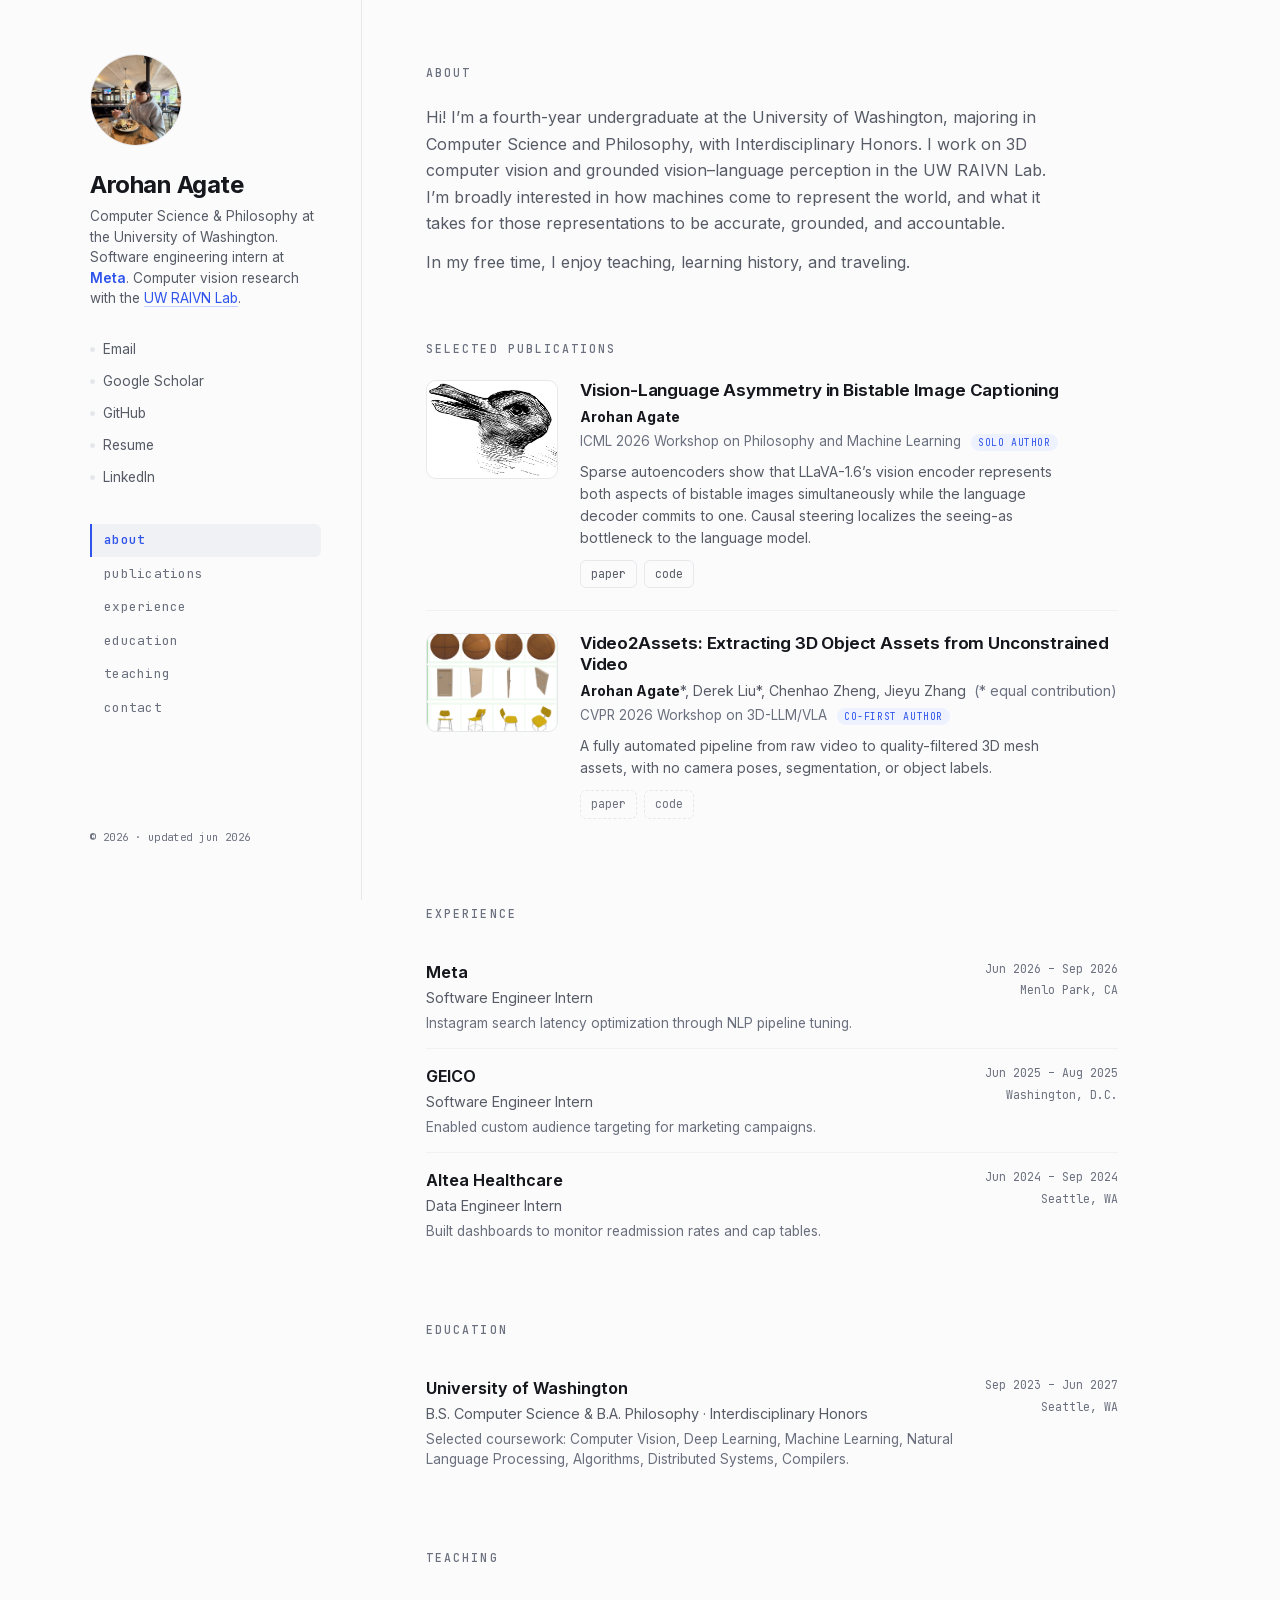
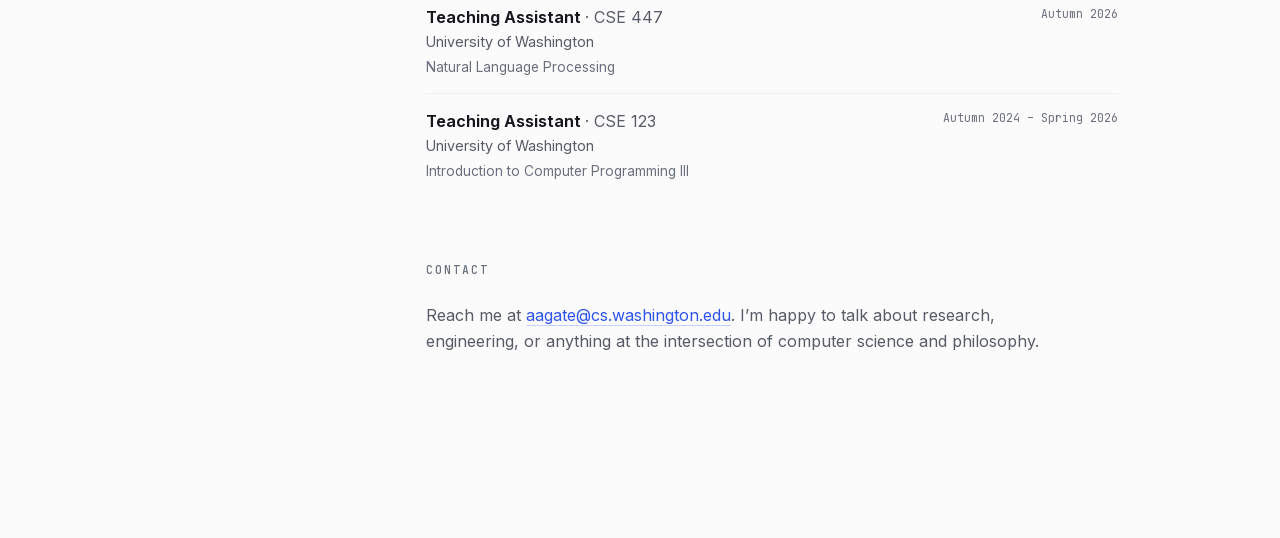
<file: index.html>
<!DOCTYPE html>
<html lang="en">
<head>
<meta charset="utf-8">
<meta name="viewport" content="width=device-width, initial-scale=1">

<!-- ════════════════════════════════════════════════════════════════
     HOW TO EDIT THIS FILE
     · Spots you fill in are marked with comments starting "FILL IN:".
     · Repeatable blocks (publications, entries) have a template note
       above them showing how to add another.
     · Layout: a fixed left sidebar (.rail) holds your identity + nav;
       the right pane (.content) holds the sections. The sidebar nav
       highlights the section you're viewing (scroll-spy script at the
       bottom of <body>). All styling lives in assets/css/style.css.
     ════════════════════════════════════════════════════════════════ -->

<title>Arohan Agate</title>
<meta name="description" content="Arohan Agate is an undergraduate at the University of Washington studying computer science and philosophy. He works on 3D computer vision and grounded vision–language perception, and is a software engineering intern at Meta.">
<meta name="author" content="Arohan Agate">
<meta name="theme-color" content="#fbfbfc">
<link rel="canonical" href="https://arohan-agate.github.io/">

<!-- Social preview cards -->
<meta property="og:type" content="website">
<meta property="og:url" content="https://arohan-agate.github.io/">
<meta property="og:site_name" content="Arohan Agate">
<meta property="og:title" content="Arohan Agate">
<meta property="og:description" content="University of Washington — computer science & philosophy. Software engineering intern at Meta. Computer vision research with the UW RAIVN Lab.">
<meta property="og:image" content="https://arohan-agate.github.io/assets/img/og.png">
<meta property="og:image:width" content="1200">
<meta property="og:image:height" content="630">
<meta property="og:image:alt" content="Arohan Agate — computer science & philosophy at the University of Washington">
<meta property="og:locale" content="en_US">
<meta name="twitter:card" content="summary_large_image">
<meta name="twitter:title" content="Arohan Agate">
<meta name="twitter:description" content="University of Washington — computer science & philosophy. Software engineering intern at Meta. Computer vision research with the UW RAIVN Lab.">
<meta name="twitter:image" content="https://arohan-agate.github.io/assets/img/og.png">

<!-- Icons -->
<link rel="icon" href="favicon.ico" sizes="32x32">
<link rel="icon" href="favicon.svg" type="image/svg+xml">
<link rel="apple-touch-icon" href="apple-touch-icon.png">

<!-- Self-hosted fonts: preload the two that gate first paint. -->
<link rel="preload" href="assets/fonts/inter-latin.woff2" as="font" type="font/woff2" crossorigin>
<link rel="preload" href="assets/fonts/jetbrains-mono-latin.woff2" as="font" type="font/woff2" crossorigin>

<link rel="stylesheet" href="assets/css/style.css">

<!-- Structured data for search engines. -->
<script type="application/ld+json">
{
  "@context": "https://schema.org",
  "@type": "Person",
  "name": "Arohan Agate",
  "url": "https://arohan-agate.github.io/",
  "affiliation": { "@type": "CollegeOrUniversity", "name": "University of Washington" },
  "sameAs": [
    "https://github.com/arohan-agate",
    "https://scholar.google.com/citations?user=2ncTwsoAAAAJ&hl=en",
    "https://www.linkedin.com/in/arohan-agate/"
  ],
  "knowsAbout": ["3D computer vision", "vision-language perception", "philosophy"]
}
</script>
</head>
<body>
<div class="layout">

  <!-- ══════════════════════════════════════════════════════════════
       SIDEBAR · photo, name, blurb, social links, section nav
       ══════════════════════════════════════════════════════════════ -->
  <aside class="rail">

    <!-- FILL IN: profile photo at assets/img/profilepic.jpg (square crop). -->
    <img class="photo" src="assets/img/profilepic.jpg" alt="Portrait of Arohan Agate" width="184" height="184">

    <div>
      <h1>Arohan Agate</h1>
      <!-- FILL IN: short blurb. <em> = accent, <a> = inline link. -->
      <p class="blurb">
        Computer Science &amp; Philosophy at the University of Washington.
        Software engineering intern at <em>Meta</em>. Computer vision research
        with the <a href="https://raivn.cs.washington.edu/">UW RAIVN Lab</a>.
      </p>
    </div>

    <!-- FILL IN: social links (text inside the tag is the visible label). -->
    <nav class="social" aria-label="Profiles">
      <a href="mailto:aagate@cs.washington.edu">Email</a>
      <a href="https://scholar.google.com/citations?user=2ncTwsoAAAAJ&hl=en">Google Scholar</a>
      <a href="https://github.com/arohan-agate">GitHub</a>
      <a href="assets/resume.pdf">Resume</a>
      <a href="https://www.linkedin.com/in/arohan-agate/">LinkedIn</a>
    </nav>

    <!-- Section nav. To add/remove a section: keep this list in sync with
         the <section id="…"> ids below (data-sec must match the id). -->
    <nav class="toc" aria-label="Sections">
      <a href="#about" data-sec="about">about</a>
      <a href="#publications" data-sec="publications">publications</a>
      <a href="#experience" data-sec="experience">experience</a>
      <a href="#education" data-sec="education">education</a>
      <a href="#teaching" data-sec="teaching">teaching</a>
      <a href="#contact" data-sec="contact">contact</a>
    </nav>

    <!-- FILL IN: bump the date when you make a real update. -->
    <div class="rail-foot">&copy; 2026 &middot; updated jun 2026</div>
  </aside>

  <!-- ══════════════════════════════════════════════════════════════
       CONTENT
       ══════════════════════════════════════════════════════════════ -->
  <main class="content">

    <!-- ABOUT -->
    <section id="about">
      <h2>About</h2>
      <p class="prose">
        Hi! I&rsquo;m a fourth-year undergraduate at the University of Washington, majoring in
        Computer Science and Philosophy, with Interdisciplinary Honors. I work on 3D computer
        vision and grounded vision&ndash;language perception in the UW RAIVN Lab. I&rsquo;m broadly
        interested in how machines come to represent the world, and what it takes for those
        representations to be accurate, grounded, and accountable.
      </p>
      <p class="prose">
        In my free time, I enjoy teaching, learning history, and traveling.
      </p>
    </section>

    <!-- ════════════════════════════════════════════════════════════
         SELECTED PUBLICATIONS · one <article class="pub"> per paper.
         To add one, copy a whole block and edit:
           · pthumb img · figure at assets/figs/<key>.png (4:3 crop)
           · h3         · title; wrap in <a href="…"> when there's a link
           · auth       · authors; keep <b>…</b> around your own name
           · ven        · venue; optional <span class="tag">status</span>
           · sum        · one-to-two line teaser (optional)
           · plinks     · <a> per link; use <span class="soon"> for
                          not-yet-released tags
         ════════════════════════════════════════════════════════════ -->
    <section id="publications">
      <h2>Selected Publications</h2>

      <article class="pub">
        <div class="pthumb"><img src="assets/figs/duck-rabbit.png" alt="Duck-rabbit bistable figure"></div>
        <div class="pbody">
          <h3><a href="https://arxiv.org/abs/2606.08031">Vision-Language Asymmetry in Bistable Image Captioning</a></h3>
          <div class="auth"><b>Arohan Agate</b></div>
          <div class="ven">ICML 2026 Workshop on Philosophy and Machine Learning <span class="tag">solo author</span></div>
          <p class="sum">
            Sparse autoencoders show that LLaVA-1.6&rsquo;s vision encoder represents both aspects of
            bistable images simultaneously while the language decoder commits to one. Causal
            steering localizes the seeing-as bottleneck to the language model.
          </p>
          <div class="plinks">
            <a href="https://arxiv.org/abs/2606.08031">paper</a>
            <a href="https://github.com/arohan-agate/aspect-seeing-code">code</a>
          </div>
        </div>
      </article>

      <article class="pub">
        <div class="pthumb"><img src="assets/figs/video2assets_results.png" alt="Reconstructed 3D assets from video"></div>
        <div class="pbody">
          <h3>Video2Assets: Extracting 3D Object Assets from Unconstrained Video</h3>
          <div class="auth"><b>Arohan Agate</b>*, Derek Liu*, Chenhao Zheng, Jieyu Zhang &nbsp;<span style="color:var(--faint)">(* equal contribution)</span></div>
          <div class="ven">CVPR 2026 Workshop on 3D-LLM/VLA <span class="tag">co-first author</span></div>
          <p class="sum">
            A fully automated pipeline from raw video to quality-filtered 3D mesh assets, with
            no camera poses, segmentation, or object labels.
          </p>
          <!-- not public yet: dashed "soon" tags, no links until release -->
          <div class="plinks">
            <span class="soon" title="available soon">paper</span>
            <span class="soon" title="available soon">code</span>
          </div>
        </div>
      </article>
    </section>

    <!-- ════════════════════════════════════════════════════════════
         EXPERIENCE · one <article class="ent"> per role (newest first).
           · ent-h · organization
           · ent-s · role
           · ent-d · one-line description (optional)
           · ent-w · date, then optional <span> for location
         ════════════════════════════════════════════════════════════ -->
    <section id="experience">
      <h2>Experience</h2>

      <article class="ent">
        <div>
          <div class="ent-h">Meta</div>
          <div class="ent-s">Software Engineer Intern</div>
          <p class="ent-d">Instagram search latency optimization through NLP pipeline tuning.</p>
        </div>
        <div class="ent-w">Jun 2026 &ndash; Sep 2026<span>Menlo Park, CA</span></div>
      </article>

      <article class="ent">
        <div>
          <div class="ent-h">GEICO</div>
          <div class="ent-s">Software Engineer Intern</div>
          <p class="ent-d">Enabled custom audience targeting for marketing campaigns.</p>
        </div>
        <div class="ent-w">Jun 2025 &ndash; Aug 2025<span>Washington, D.C.</span></div>
      </article>

      <article class="ent">
        <div>
          <div class="ent-h">Altea Healthcare</div>
          <div class="ent-s">Data Engineer Intern</div>
          <p class="ent-d">Built dashboards to monitor readmission rates and cap tables.</p>
        </div>
        <div class="ent-w">Jun 2024 &ndash; Sep 2024<span>Seattle, WA</span></div>
      </article>
    </section>

    <!-- EDUCATION · same .ent block as Experience -->
    <section id="education">
      <h2>Education</h2>

      <article class="ent">
        <div>
          <div class="ent-h">University of Washington</div>
          <div class="ent-s">B.S. Computer Science &amp; B.A. Philosophy &middot; Interdisciplinary Honors</div>
          <p class="ent-d">Selected coursework: Computer Vision, Deep Learning, Machine Learning,
            Natural Language Processing, Algorithms, Distributed Systems, Compilers.</p>
        </div>
        <div class="ent-w">Sep 2023 &ndash; Jun 2027<span>Seattle, WA</span></div>
      </article>
    </section>

    <!-- TEACHING · same .ent block; the <span class="muted"> renders softer -->
    <section id="teaching">
      <h2>Teaching</h2>

      <article class="ent">
        <div>
          <div class="ent-h">Teaching Assistant <span class="muted">&middot; CSE 447</span></div>
          <div class="ent-s">University of Washington</div>
          <p class="ent-d">Natural Language Processing</p>
        </div>
        <div class="ent-w">Autumn 2026</div>
      </article>
      
      <article class="ent">
        <div>
          <div class="ent-h">Teaching Assistant <span class="muted">&middot; CSE 123</span></div>
          <div class="ent-s">University of Washington</div>
          <p class="ent-d">Introduction to Computer Programming III</p>
        </div>
        <div class="ent-w">Autumn 2024 &ndash; Spring 2026</div>
      </article>

      <!-- <article class="ent">
        <div>
          <div class="ent-h">Teaching Assistant <span class="muted">&middot; CSE 121</span></div>
          <div class="ent-s">University of Washington</div>
          <p class="ent-d">Introduction to Computer Programming I</p>
        </div>
        <div class="ent-w">Autumn 2024</div>
      </article> -->
    </section>

    <!-- CONTACT -->
    <section id="contact" class="contact">
      <h2>Contact</h2>
      <p class="prose">
        Reach me at <a href="mailto:aagate@cs.washington.edu">aagate@cs.washington.edu</a>.
        I&rsquo;m happy to talk about research, engineering, or anything at the intersection of
        computer science and philosophy.
      </p>
    </section>

  </main>
</div>

<!-- Scroll-spy: highlight the sidebar nav item for the section in view.
     Progressive enhancement — the nav still works as anchor links if JS
     is disabled. -->
<script>
  var links = document.querySelectorAll('.toc a');
  var obs = new IntersectionObserver(function (entries) {
    entries.forEach(function (e) {
      if (e.isIntersecting) {
        links.forEach(function (a) { a.classList.toggle('active', a.dataset.sec === e.target.id); });
      }
    });
  }, { rootMargin: '-20% 0px -70% 0px' });
  document.querySelectorAll('.content section').forEach(function (s) { obs.observe(s); });
</script>
</body>
</html>
</file>
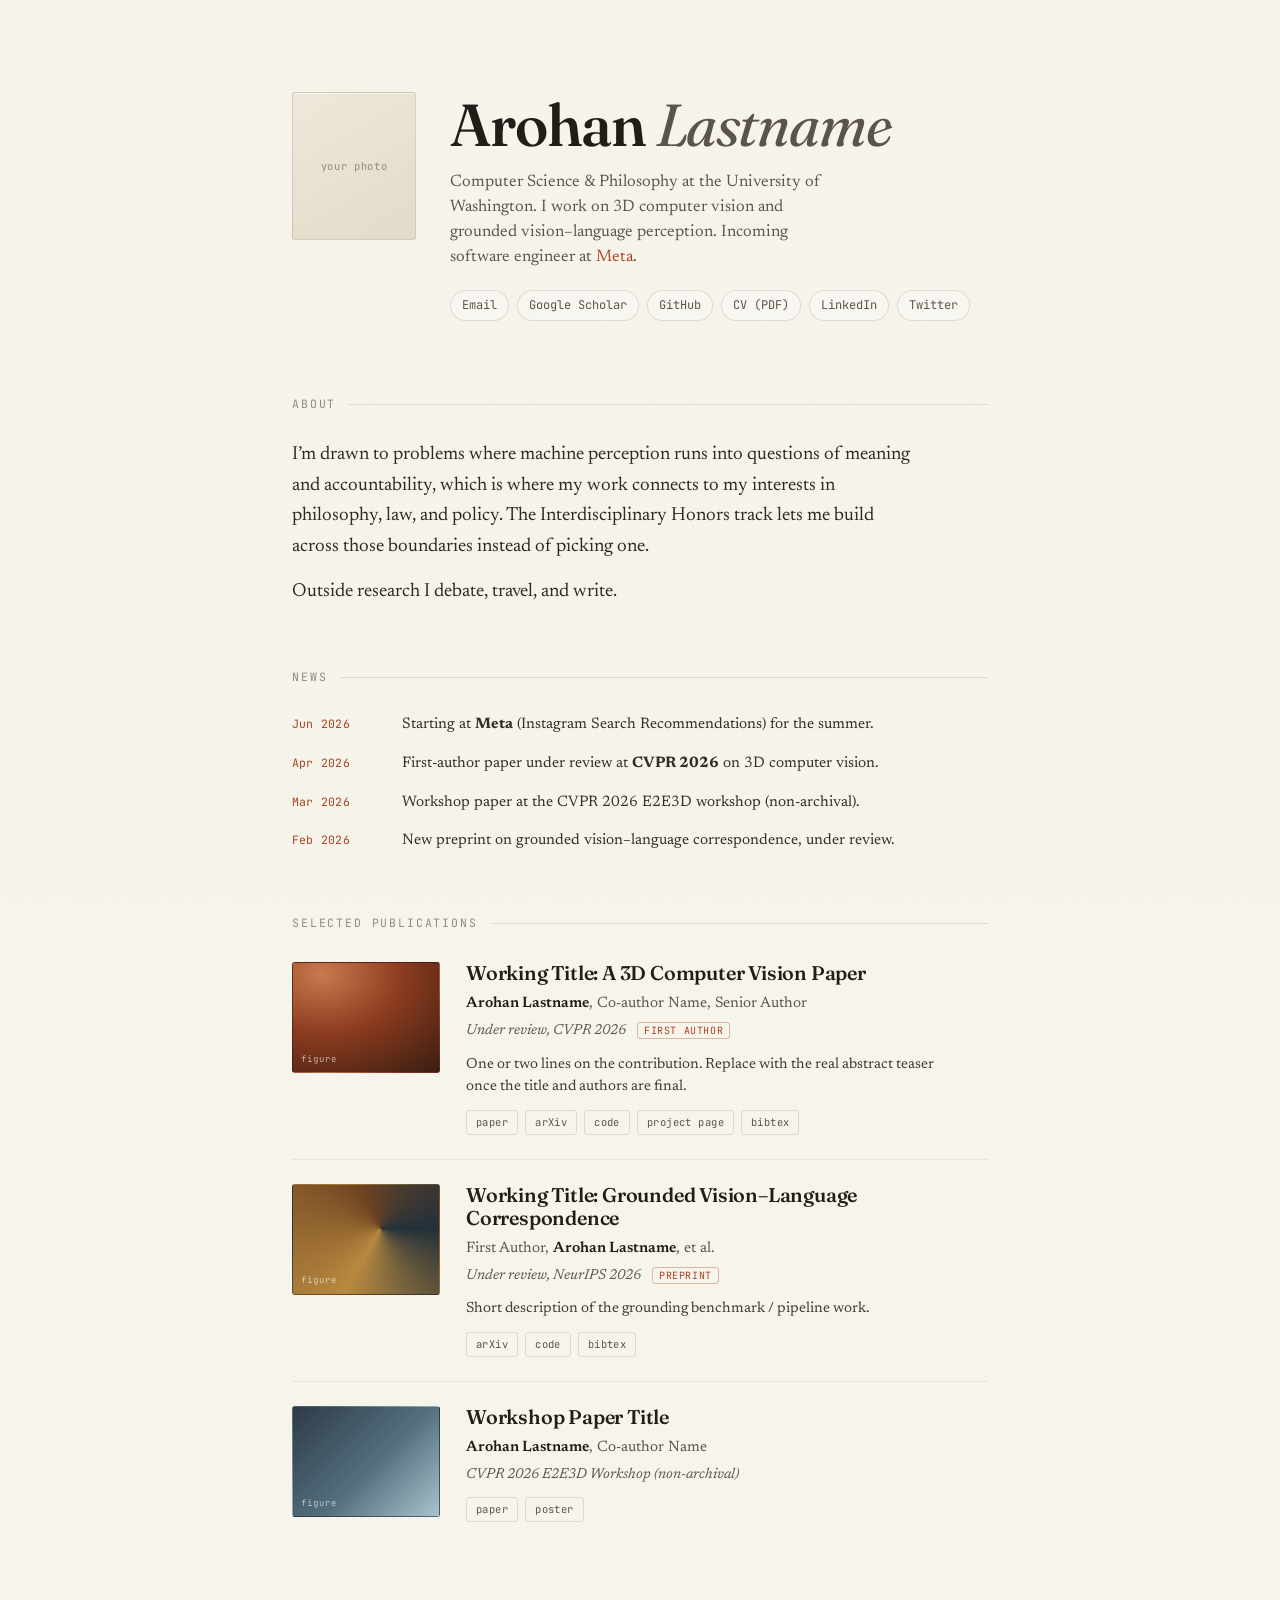
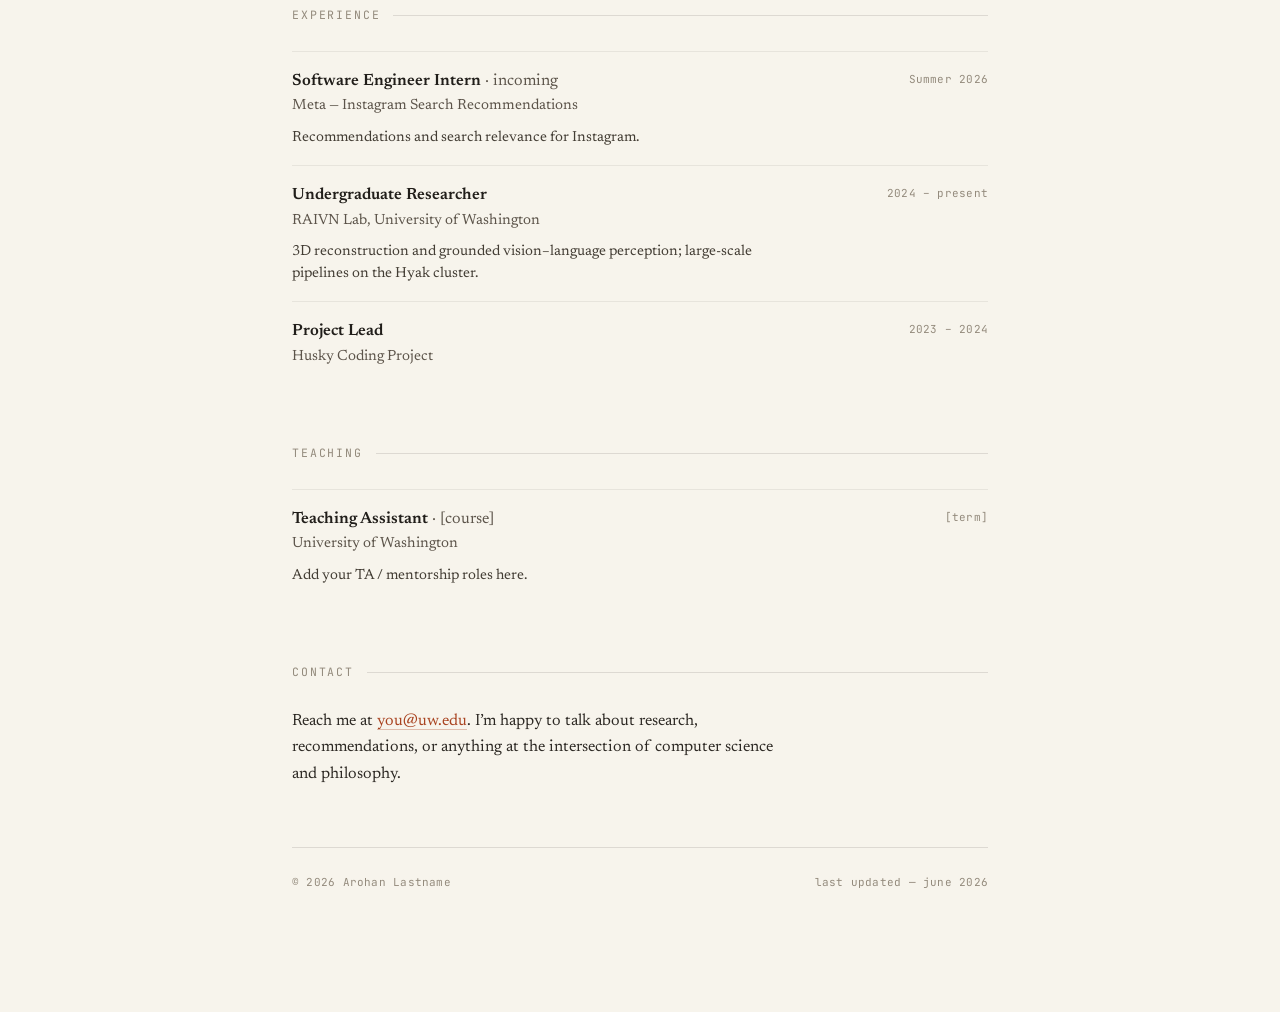
<file: design-reference.html>
<!DOCTYPE html>
<html lang="en">
<head>
<meta charset="UTF-8">
<meta name="viewport" content="width=device-width, initial-scale=1.0">
<title>Arohan — Computer Science &amp; Philosophy</title>
<link rel="preconnect" href="https://fonts.googleapis.com">
<link rel="preconnect" href="https://fonts.gstatic.com" crossorigin>
<link href="https://fonts.googleapis.com/css2?family=Fraunces:ital,opsz,wght@0,9..144,400..700;1,9..144,400..600&family=Newsreader:ital,opsz,wght@0,6..72,400..600;1,6..72,400..500&family=JetBrains+Mono:wght@400;500&display=swap" rel="stylesheet">
<style>
  :root{
    --paper:#f7f4ec;
    --paper-2:#efe8da;
    --ink:#211e1a;
    --ink-soft:#5c544a;
    --ink-faint:#938a7c;
    --accent:#a8421f;
    --accent-hi:#c2532b;
    --line:rgba(33,30,26,.12);
    --line-soft:rgba(33,30,26,.07);
    --display:"Fraunces",Georgia,serif;
    --body:"Newsreader",Georgia,serif;
    --mono:"JetBrains Mono",ui-monospace,monospace;
  }
  *{box-sizing:border-box;margin:0;padding:0}
  html{-webkit-text-size-adjust:100%}
  body{
    font-family:var(--body);
    background:var(--paper);
    color:var(--ink);
    font-size:19px;
    line-height:1.62;
    font-weight:400;
    -webkit-font-smoothing:antialiased;
    position:relative;
    overflow-x:hidden;
  }
  body::before{
    content:"";
    position:fixed;
    inset:0;
    pointer-events:none;
    z-index:1;
    opacity:.5;
    mix-blend-mode:multiply;
    background-image:url("data:image/svg+xml,%3Csvg xmlns='http://www.w3.org/2000/svg' width='160' height='160'%3E%3Cfilter id='n'%3E%3CfeTurbulence type='fractalNoise' baseFrequency='.9' numOctaves='2' stitchTiles='stitch'/%3E%3CfeColorMatrix type='saturate' values='0'/%3E%3C/filter%3E%3Crect width='100%25' height='100%25' filter='url(%23n)' opacity='.045'/%3E%3C/svg%3E");
  }
  .wrap{
    position:relative;
    z-index:2;
    max-width:760px;
    margin:0 auto;
    padding:92px 32px 120px;
  }
  header{
    display:flex;
    gap:34px;
    align-items:flex-start;
    margin-bottom:74px;
  }
  .portrait{
    flex:0 0 auto;
    width:124px;
    height:148px;
    border-radius:3px;
    background:linear-gradient(150deg,var(--paper-2),#e3dac8);
    border:1px solid var(--line);
    display:flex;
    align-items:center;
    justify-content:center;
    color:var(--ink-faint);
    font-family:var(--mono);
    font-size:10.5px;
    letter-spacing:.06em;
    text-align:center;
    overflow:hidden;
    box-shadow:0 1px 0 rgba(255,255,255,.6) inset;
  }
  .portrait img{width:100%;height:100%;object-fit:cover;display:block}
  .head-text{padding-top:4px}
  h1{
    font-family:var(--display);
    font-weight:560;
    font-size:clamp(2.7rem,7vw,3.7rem);
    line-height:.98;
    letter-spacing:-.018em;
    margin-bottom:16px;
  }
  h1 .last{color:var(--ink-soft);font-weight:420;font-style:italic}
  .tagline{
    font-size:1.04rem;
    color:var(--ink-soft);
    max-width:42ch;
    line-height:1.5;
    margin-bottom:20px;
  }
  .tagline em{color:var(--accent);font-style:normal}
  .links{
    display:flex;
    flex-wrap:wrap;
    gap:7px 8px;
    font-family:var(--mono);
    font-size:12px;
  }
  .links a{
    color:var(--ink-soft);
    text-decoration:none;
    border:1px solid var(--line);
    padding:5px 11px;
    border-radius:999px;
    transition:all .18s ease;
    background:rgba(255,255,255,.25);
  }
  .links a:hover{
    color:#fff;
    background:var(--accent);
    border-color:var(--accent);
    transform:translateY(-1px);
  }
  section{margin-bottom:60px}
  .label{
    display:flex;
    align-items:center;
    gap:13px;
    font-family:var(--mono);
    font-size:11.5px;
    letter-spacing:.16em;
    text-transform:uppercase;
    color:var(--ink-faint);
    margin-bottom:26px;
  }
  .label::after{content:"";flex:1;height:1px;background:var(--line)}
  p.prose{color:#2c2823;max-width:62ch}
  p.prose + p.prose{margin-top:14px}
  a.inline{color:var(--accent);text-decoration:none;border-bottom:1px solid rgba(168,66,31,.3);transition:border-color .18s}
  a.inline:hover{border-color:var(--accent)}
  .news{display:grid;gap:13px}
  .news-row{
    display:grid;
    grid-template-columns:92px 1fr;
    gap:18px;
    align-items:baseline;
    font-size:.95rem;
  }
  .news-row time{
    font-family:var(--mono);
    font-size:11.5px;
    color:var(--accent);
    letter-spacing:.02em;
    padding-top:3px;
  }
  .news-row span{color:#322d27}
  .pub{
    display:grid;
    grid-template-columns:148px 1fr;
    gap:26px;
    padding:24px 0;
    border-top:1px solid var(--line-soft);
  }
  .pub:first-of-type{border-top:none;padding-top:4px}
  .thumb{
    aspect-ratio:4/3;
    border-radius:3px;
    border:1px solid var(--line);
    background-size:cover;
    background-position:center;
    position:relative;
    overflow:hidden;
  }
  .thumb.g1{background:radial-gradient(120% 120% at 20% 10%,#c97a4e 0%,#8d3c1f 45%,#3b1d12 100%)}
  .thumb.g2{background:linear-gradient(135deg,#2e3a46 0%,#54707f 55%,#a9c3cb 100%)}
  .thumb.g3{background:conic-gradient(from 210deg at 60% 40%,#b8893f,#6f4421,#23303a,#b8893f)}
  .thumb::after{
    content:"figure";
    position:absolute;left:8px;bottom:6px;
    font-family:var(--mono);font-size:9px;letter-spacing:.1em;
    color:rgba(255,255,255,.62);
  }
  .pub-title{
    font-family:var(--display);
    font-size:1.24rem;
    font-weight:560;
    line-height:1.18;
    letter-spacing:-.01em;
    margin-bottom:6px;
  }
  .pub-title a{color:var(--ink);text-decoration:none;transition:color .18s}
  .pub-title a:hover{color:var(--accent)}
  .authors{font-size:.94rem;color:var(--ink-soft);margin-bottom:3px}
  .authors b{color:var(--ink);font-weight:600}
  .venue{font-size:.9rem;font-style:italic;color:var(--ink-soft);margin-bottom:11px}
  .venue .tag{
    font-style:normal;font-family:var(--mono);font-size:10px;
    letter-spacing:.06em;text-transform:uppercase;color:var(--accent);
    border:1px solid rgba(168,66,31,.35);padding:1px 6px;border-radius:3px;margin-left:8px;
  }
  .summary{font-size:.92rem;color:#403a32;max-width:54ch;margin-bottom:12px;line-height:1.5}
  .pub-links{display:flex;flex-wrap:wrap;gap:7px;font-family:var(--mono);font-size:10.5px}
  .pub-links a{
    color:var(--ink-soft);text-decoration:none;
    border:1px solid var(--line);padding:3px 9px;border-radius:3px;
    letter-spacing:.04em;transition:all .16s;
  }
  .pub-links a:hover{color:#fff;background:var(--ink);border-color:var(--ink)}
  .entry{
    display:grid;
    grid-template-columns:1fr auto;
    gap:6px 24px;
    padding:16px 0;
    border-top:1px solid var(--line-soft);
  }
  .entry:first-of-type{border-top:none}
  .entry .role{font-weight:600;font-size:1.02rem;color:var(--ink)}
  .entry .role span{color:var(--ink-soft);font-weight:400}
  .entry .org{font-size:.92rem;color:var(--ink-soft)}
  .entry .when{
    font-family:var(--mono);font-size:11px;color:var(--ink-faint);
    letter-spacing:.02em;text-align:right;white-space:nowrap;padding-top:3px;
  }
  .entry .desc{grid-column:1/-1;font-size:.91rem;color:#433d34;line-height:1.5;margin-top:3px;max-width:58ch}
  .contact p{font-size:1.02rem;color:#2c2823;max-width:56ch}
  .contact a{color:var(--accent);text-decoration:none;border-bottom:1px solid rgba(168,66,31,.3)}
  .contact a:hover{border-color:var(--accent)}
  footer{
    margin-top:30px;padding-top:26px;border-top:1px solid var(--line);
    font-family:var(--mono);font-size:11px;color:var(--ink-faint);
    display:flex;justify-content:space-between;flex-wrap:wrap;gap:10px;letter-spacing:.02em;
  }
  @keyframes rise{from{opacity:0;transform:translateY(14px)}to{opacity:1;transform:none}}
  .r{opacity:0;animation:rise .7s cubic-bezier(.2,.7,.2,1) forwards}
  .r1{animation-delay:.05s}.r2{animation-delay:.16s}.r3{animation-delay:.27s}
  .r4{animation-delay:.38s}.r5{animation-delay:.49s}.r6{animation-delay:.6s}.r7{animation-delay:.7s}
  @media (prefers-reduced-motion:reduce){.r{animation:none;opacity:1}}
  @media (max-width:620px){
    body{font-size:18px}
    .wrap{padding:60px 22px 90px}
    header{flex-direction:column;gap:22px;margin-bottom:54px}
    .portrait{width:104px;height:124px}
    .pub{grid-template-columns:1fr;gap:14px}
    .thumb{max-width:200px}
    .news-row{grid-template-columns:74px 1fr;gap:12px}
    .entry{grid-template-columns:1fr}
    .entry .when{text-align:left;padding-top:1px}
  }
</style>
</head>
<body>
<div class="wrap">

  <header>
    <div class="portrait r r1">your photo</div>
    <div class="head-text">
      <h1 class="r r1">Arohan <span class="last">Lastname</span></h1>
      <p class="tagline r r2">
        Computer Science &amp; Philosophy at the University of Washington.
        I work on 3D computer vision and grounded vision&ndash;language
        perception. Incoming software engineer at <em>Meta</em>.
      </p>
      <nav class="links r r3">
        <a href="#">Email</a>
        <a href="#">Google&nbsp;Scholar</a>
        <a href="#">GitHub</a>
        <a href="#">CV&nbsp;(PDF)</a>
        <a href="#">LinkedIn</a>
        <a href="#">Twitter</a>
      </nav>
    </div>
  </header>

  <section class="about r r4">
    <div class="label">about</div>
    <p class="prose">
      I&rsquo;m drawn to problems where machine perception runs into questions of
      meaning and accountability, which is where my work connects to my interests
      in philosophy, law, and policy. The Interdisciplinary Honors track lets me
      build across those boundaries instead of picking one.
    </p>
    <p class="prose">
      Outside research I debate, travel, and write.
    </p>
  </section>

  <section class="r r5">
    <div class="label">news</div>
    <div class="news">
      <div class="news-row">
        <time>Jun 2026</time>
        <span>Starting at <b>Meta</b> (Instagram Search Recommendations) for the summer.</span>
      </div>
      <div class="news-row">
        <time>Apr 2026</time>
        <span>First-author paper under review at <b>CVPR 2026</b> on 3D computer vision.</span>
      </div>
      <div class="news-row">
        <time>Mar 2026</time>
        <span>Workshop paper at the CVPR 2026 E2E3D workshop (non-archival).</span>
      </div>
      <div class="news-row">
        <time>Feb 2026</time>
        <span>New preprint on grounded vision&ndash;language correspondence, under review.</span>
      </div>
    </div>
  </section>

  <section class="r r6">
    <div class="label">selected publications</div>

    <article class="pub">
      <div class="thumb g1"></div>
      <div>
        <div class="pub-title"><a href="#">Working Title: A 3D Computer Vision Paper</a></div>
        <div class="authors"><b>Arohan Lastname</b>, Co-author Name, Senior Author</div>
        <div class="venue">Under review, CVPR 2026 <span class="tag">first author</span></div>
        <p class="summary">
          One or two lines on the contribution. Replace with the real abstract
          teaser once the title and authors are final.
        </p>
        <div class="pub-links">
          <a href="#">paper</a><a href="#">arXiv</a><a href="#">code</a>
          <a href="#">project&nbsp;page</a><a href="#">bibtex</a>
        </div>
      </div>
    </article>

    <article class="pub">
      <div class="thumb g3"></div>
      <div>
        <div class="pub-title"><a href="#">Working Title: Grounded Vision&ndash;Language Correspondence</a></div>
        <div class="authors">First Author, <b>Arohan Lastname</b>, et al.</div>
        <div class="venue">Under review, NeurIPS 2026 <span class="tag">preprint</span></div>
        <p class="summary">
          Short description of the grounding benchmark / pipeline work.
        </p>
        <div class="pub-links">
          <a href="#">arXiv</a><a href="#">code</a><a href="#">bibtex</a>
        </div>
      </div>
    </article>

    <article class="pub">
      <div class="thumb g2"></div>
      <div>
        <div class="pub-title"><a href="#">Workshop Paper Title</a></div>
        <div class="authors"><b>Arohan Lastname</b>, Co-author Name</div>
        <div class="venue">CVPR 2026 E2E3D Workshop (non-archival)</div>
        <div class="pub-links">
          <a href="#">paper</a><a href="#">poster</a>
        </div>
      </div>
    </article>
  </section>

  <section class="r r7">
    <div class="label">experience</div>

    <div class="entry">
      <div>
        <div class="role">Software Engineer Intern <span>&middot; incoming</span></div>
        <div class="org">Meta &mdash; Instagram Search Recommendations</div>
      </div>
      <div class="when">Summer 2026</div>
      <div class="desc">Recommendations and search relevance for Instagram.</div>
    </div>

    <div class="entry">
      <div>
        <div class="role">Undergraduate Researcher</div>
        <div class="org">RAIVN Lab, University of Washington</div>
      </div>
      <div class="when">2024 &ndash; present</div>
      <div class="desc">3D reconstruction and grounded vision&ndash;language perception; large-scale pipelines on the Hyak cluster.</div>
    </div>

    <div class="entry">
      <div>
        <div class="role">Project Lead</div>
        <div class="org">Husky Coding Project</div>
      </div>
      <div class="when">2023 &ndash; 2024</div>
    </div>
  </section>

  <section class="r r7">
    <div class="label">teaching</div>
    <div class="entry">
      <div>
        <div class="role">Teaching Assistant <span>&middot; [course]</span></div>
        <div class="org">University of Washington</div>
      </div>
      <div class="when">[term]</div>
      <div class="desc">Add your TA / mentorship roles here.</div>
    </div>
  </section>

  <section class="contact r r7">
    <div class="label">contact</div>
    <p>
      Reach me at <a href="mailto:you@uw.edu">you@uw.edu</a>. I&rsquo;m happy to
      talk about research, recommendations, or anything at the intersection of
      computer science and philosophy.
    </p>
  </section>

  <footer>
    <span>&copy; 2026 Arohan Lastname</span>
    <span>last updated &mdash; june 2026</span>
  </footer>

</div>
</body>
</html>
</file>
<file: assets/css/style.css>
/* ============================================================
   arohan-agate.github.io — stylesheet  (Rail layout)
   ------------------------------------------------------------
   Two-pane layout: a fixed left sidebar (identity + nav) and a
   scrolling content pane. Content edits live in index.html; to
   retune the look start with the design tokens in :root below.
   ============================================================ */

/* ------------------------------------------------------------
   Self-hosted fonts (variable woff2 from Google Fonts).
   latin-ext subsets only download if the page uses those
   characters, thanks to unicode-range.
   ------------------------------------------------------------ */
@font-face{
  font-family:"Inter";font-style:normal;font-weight:400 700;font-display:swap;
  src:url("../fonts/inter-latin.woff2") format("woff2");
  unicode-range:U+0000-00FF,U+0131,U+0152-0153,U+02BB-02BC,U+02C6,U+02DA,U+02DC,U+0304,U+0308,U+0329,U+2000-206F,U+20AC,U+2122,U+2191,U+2193,U+2212,U+2215,U+FEFF,U+FFFD;
}
@font-face{
  font-family:"Inter";font-style:normal;font-weight:400 700;font-display:swap;
  src:url("../fonts/inter-latin-ext.woff2") format("woff2");
  unicode-range:U+0100-02BA,U+02BD-02C5,U+02C7-02CC,U+02CE-02D7,U+02DD-02FF,U+0304,U+0308,U+0329,U+1D00-1DBF,U+1E00-1E9F,U+1EF2-1EFF,U+2020,U+20A0-20AB,U+20AD-20C0,U+2113,U+2C60-2C7F,U+A720-A7FF;
}
@font-face{
  font-family:"JetBrains Mono";font-style:normal;font-weight:400 500;font-display:swap;
  src:url("../fonts/jetbrains-mono-latin.woff2") format("woff2");
  unicode-range:U+0000-00FF,U+0131,U+0152-0153,U+02BB-02BC,U+02C6,U+02DA,U+02DC,U+0304,U+0308,U+0329,U+2000-206F,U+20AC,U+2122,U+2191,U+2193,U+2212,U+2215,U+FEFF,U+FFFD;
}
@font-face{
  font-family:"JetBrains Mono";font-style:normal;font-weight:400 500;font-display:swap;
  src:url("../fonts/jetbrains-mono-latin-ext.woff2") format("woff2");
  unicode-range:U+0100-02BA,U+02BD-02C5,U+02C7-02CC,U+02CE-02D7,U+02DD-02FF,U+0304,U+0308,U+0329,U+1D00-1DBF,U+1E00-1E9F,U+1EF2-1EFF,U+2020,U+20A0-20AB,U+20AD-20C0,U+2113,U+2C60-2C7F,U+A720-A7FF;
}

/* ------------------------------------------------------------
   Design tokens
   (--faint is darkened from the mockup #8b909b -> #6b707e so
   small labels/dates pass WCAG AA 4.5:1 on the page background.)
   ------------------------------------------------------------ */
:root{
  --bg:#fbfbfc;        /* page background */
  --ink:#15171d;       /* primary text */
  --soft:#565b66;      /* secondary text */
  --faint:#6b707e;     /* nav, dates, captions */
  --line:#e7e8ec;      /* borders */
  --line2:#f0f1f4;     /* hairline dividers */
  --accent:#2f54eb;    /* links + active nav */
  --accent-soft:#c5d0fb;
  --accent-bg:#eef2fe;
  --sans:"Inter",system-ui,-apple-system,"Segoe UI",sans-serif;
  --mono:"JetBrains Mono",ui-monospace,monospace;
}

/* ------------------------------------------------------------
   Base
   ------------------------------------------------------------ */
*{box-sizing:border-box;margin:0;padding:0}
html{-webkit-text-size-adjust:100%;scroll-behavior:smooth}
body{
  font-family:var(--sans);
  background:var(--bg);
  color:var(--ink);
  font-size:16px;
  line-height:1.6;
  -webkit-font-smoothing:antialiased;
}
a{color:inherit}
img{display:block;max-width:100%}
::selection{background:rgba(47,84,235,.16)}
:focus-visible{outline:2px solid var(--accent);outline-offset:2px;border-radius:2px}

/* ------------------------------------------------------------
   Two-pane shell
   ------------------------------------------------------------ */
.layout{display:grid;grid-template-columns:312px 1fr;max-width:1180px;margin:0 auto;min-height:100vh}

/* ---- left sidebar (identity + nav) ---- */
.rail{
  position:sticky;top:0;align-self:start;height:100vh;
  padding:54px 40px;border-right:1px solid var(--line);
  display:flex;flex-direction:column;gap:26px;overflow:auto;
}
.photo{width:92px;height:92px;border-radius:50%;object-fit:cover;border:1px solid var(--line)}
.rail h1{font-size:1.5rem;font-weight:700;letter-spacing:-.02em;line-height:1.1}
.rail .blurb{font-size:.85rem;color:var(--soft);line-height:1.5;margin-top:8px}
.rail .blurb em{font-style:normal;color:var(--accent);font-weight:600}
.rail .blurb a{color:var(--accent);text-decoration:none;border-bottom:1px solid var(--accent-soft)}
.social{display:flex;flex-direction:column;gap:2px;font-size:.86rem}
.social a{color:var(--soft);text-decoration:none;padding:4px 0;display:flex;align-items:center;gap:8px;transition:color .15s}
.social a::before{content:"";width:5px;height:5px;border-radius:50%;background:var(--line);transition:background .15s}
.social a:hover{color:var(--ink)}
.social a:hover::before{background:var(--accent)}
.toc{display:flex;flex-direction:column;gap:1px;margin-top:6px;font-size:.8rem;font-family:var(--mono);letter-spacing:.02em}
.toc a{color:var(--faint);text-decoration:none;padding:6px 12px;border-left:2px solid transparent;
  border-radius:0 6px 6px 0;transition:all .15s;text-transform:lowercase}
.toc a:hover{color:var(--ink);background:var(--line2)}
.toc a.active{color:var(--accent);border-left-color:var(--accent);background:var(--line2);font-weight:500}
.rail-foot{margin-top:auto;font-family:var(--mono);font-size:.66rem;color:var(--faint);letter-spacing:.04em}

/* ---- right content pane ---- */
.content{padding:64px 64px 120px;max-width:820px}
.content section{margin-bottom:64px;scroll-margin-top:40px}
.content h2{font-family:var(--mono);font-size:.72rem;letter-spacing:.18em;text-transform:uppercase;
  color:var(--faint);margin-bottom:22px;font-weight:500}
.prose{color:var(--soft);max-width:64ch;margin-bottom:13px;font-size:1rem;line-height:1.65}
.lk{color:var(--accent);text-decoration:none;border-bottom:1px solid var(--accent-soft)}
.lk:hover{border-color:var(--accent)}

/* ------------------------------------------------------------
   Publications
   ------------------------------------------------------------ */
.pub{display:grid;grid-template-columns:132px 1fr;gap:22px;padding:22px 0;border-top:1px solid var(--line2)}
.pub:first-of-type{border-top:none;padding-top:0}
.pthumb{aspect-ratio:4/3;border-radius:10px;overflow:hidden;border:1px solid var(--line);background:#f3f3f5}
.pthumb img{width:100%;height:100%;object-fit:cover}
.pbody h3{font-size:1.06rem;font-weight:650;letter-spacing:-.01em;line-height:1.25;margin-bottom:5px}
.pbody h3 a{text-decoration:none}
.pbody h3 a:hover{color:var(--accent)}
.auth{font-size:.88rem;color:var(--soft);margin-bottom:2px}
.auth b{color:var(--ink)}
.ven{font-size:.84rem;color:var(--faint);margin-bottom:9px}
.tag{font-family:var(--mono);font-size:.62rem;text-transform:uppercase;letter-spacing:.06em;
  color:var(--accent);background:var(--accent-bg);padding:2px 7px;border-radius:20px;margin-left:6px}
.sum{font-size:.88rem;color:var(--soft);line-height:1.55;max-width:56ch;margin-bottom:11px}
.plinks{display:flex;flex-wrap:wrap;gap:7px;font-family:var(--mono);font-size:.72rem}
.plinks a,.soon{border:1px solid var(--line);padding:4px 10px;border-radius:6px;text-decoration:none;color:var(--soft)}
.plinks a:hover{border-color:var(--accent);color:var(--accent)}
.soon{border-style:dashed;color:var(--faint);cursor:default}

/* ------------------------------------------------------------
   Experience / Education / Teaching entries
   ------------------------------------------------------------ */
.ent{display:grid;grid-template-columns:1fr auto;gap:4px 24px;padding:15px 0;border-top:1px solid var(--line2)}
.ent:first-of-type{border-top:none}
.ent-h{font-weight:650;font-size:1rem}
.ent-h .muted{color:var(--soft);font-weight:400}
.ent-s{font-size:.9rem;color:var(--soft)}
.ent-d{grid-column:1;font-size:.86rem;color:var(--faint);margin-top:4px;line-height:1.5;max-width:60ch}
.ent-w{font-family:var(--mono);font-size:.72rem;color:var(--faint);text-align:right;white-space:nowrap}
.ent-w span{display:block;margin-top:3px}

/* ------------------------------------------------------------
   Contact
   ------------------------------------------------------------ */
.contact .prose a{color:var(--accent);text-decoration:none;border-bottom:1px solid var(--accent-soft)}
.contact .prose a:hover{border-color:var(--accent)}

/* ------------------------------------------------------------
   Motion / print
   ------------------------------------------------------------ */
@media (prefers-reduced-motion:reduce){html{scroll-behavior:auto}}
@media print{.rail{position:static;height:auto;border-right:none}.layout{display:block}}

/* ------------------------------------------------------------
   Mobile: sidebar collapses to a top band, nav becomes a row
   ------------------------------------------------------------ */
@media (max-width:820px){
  .layout{grid-template-columns:1fr}
  .rail{position:static;height:auto;border-right:none;border-bottom:1px solid var(--line);
    flex-direction:column;padding:40px 28px 28px}
  .toc{flex-direction:row;flex-wrap:wrap}
  .toc a{border-left:none;border-radius:6px}
  .toc a.active{border-left:none}
  .content{padding:40px 28px 80px}
  .pub{grid-template-columns:1fr}
  .pthumb{max-width:210px}
  .ent{grid-template-columns:1fr}
  .ent-w{text-align:left}
}
</file>
